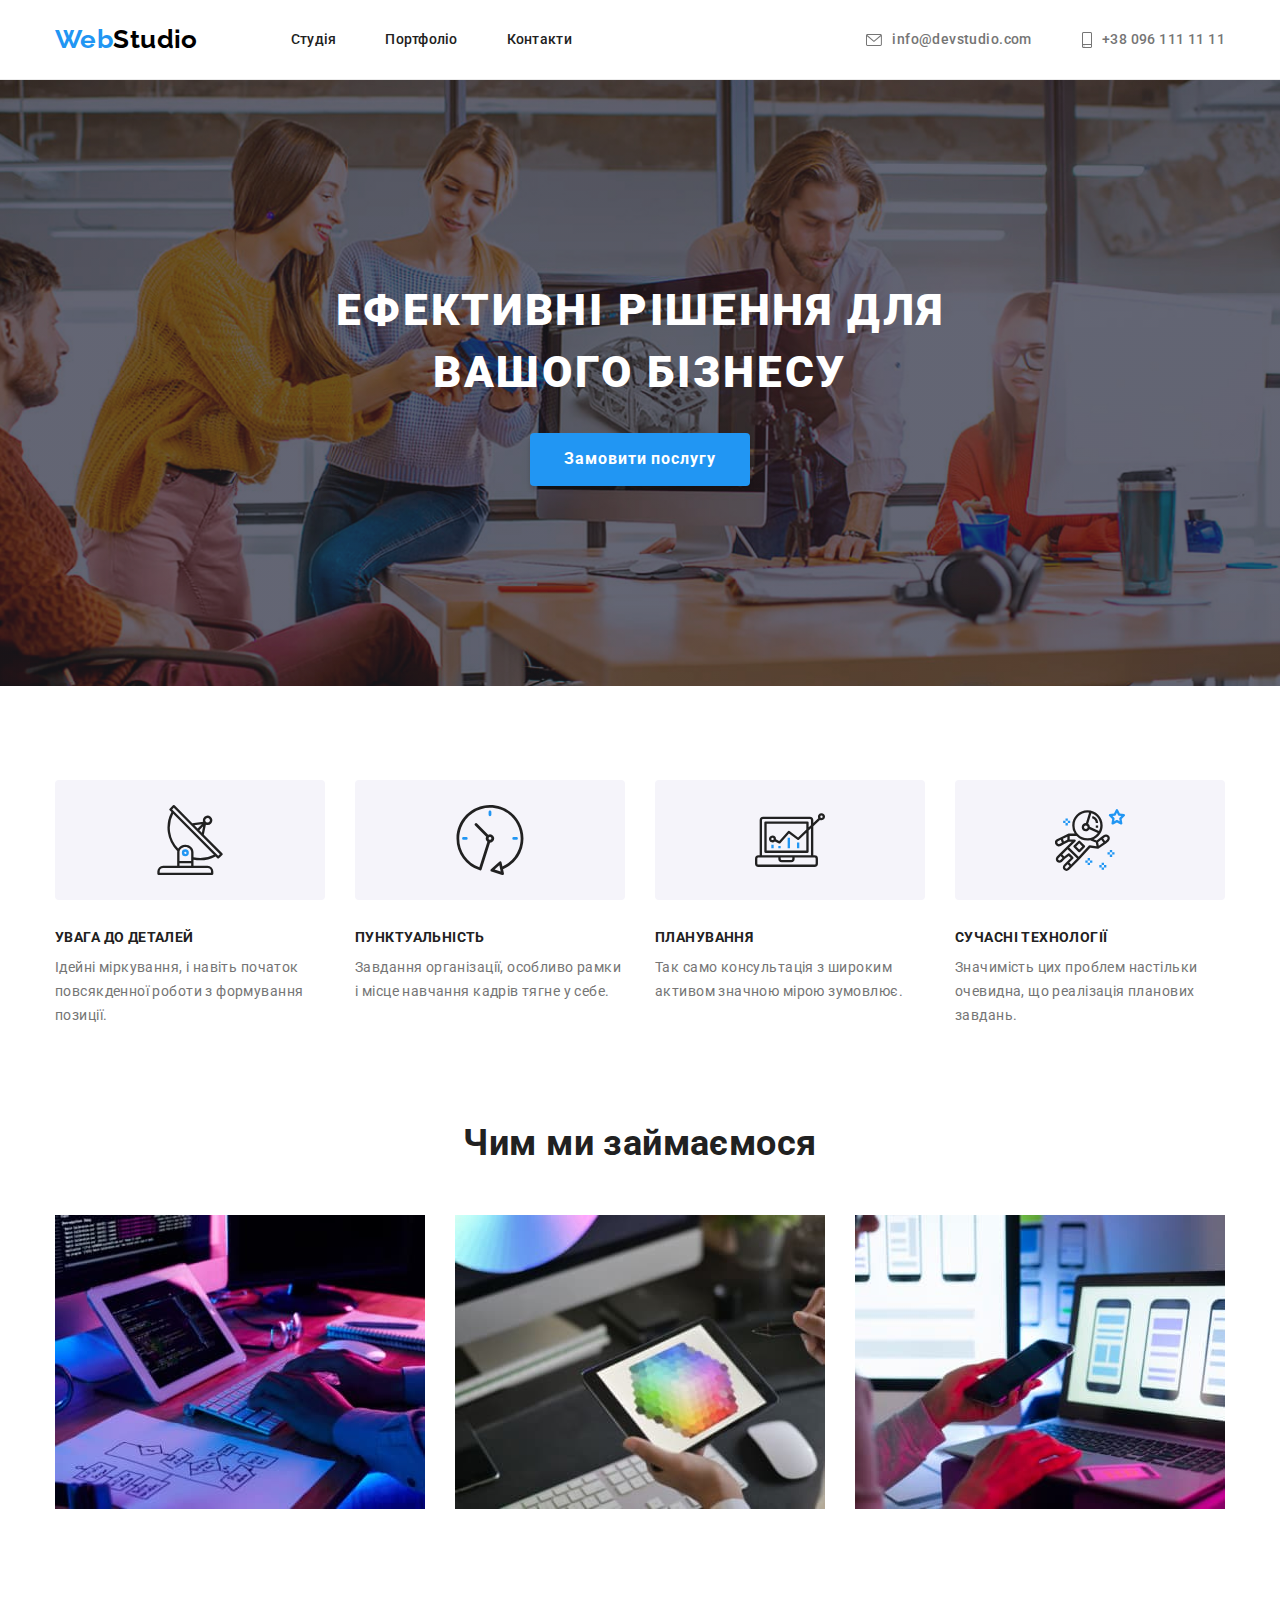
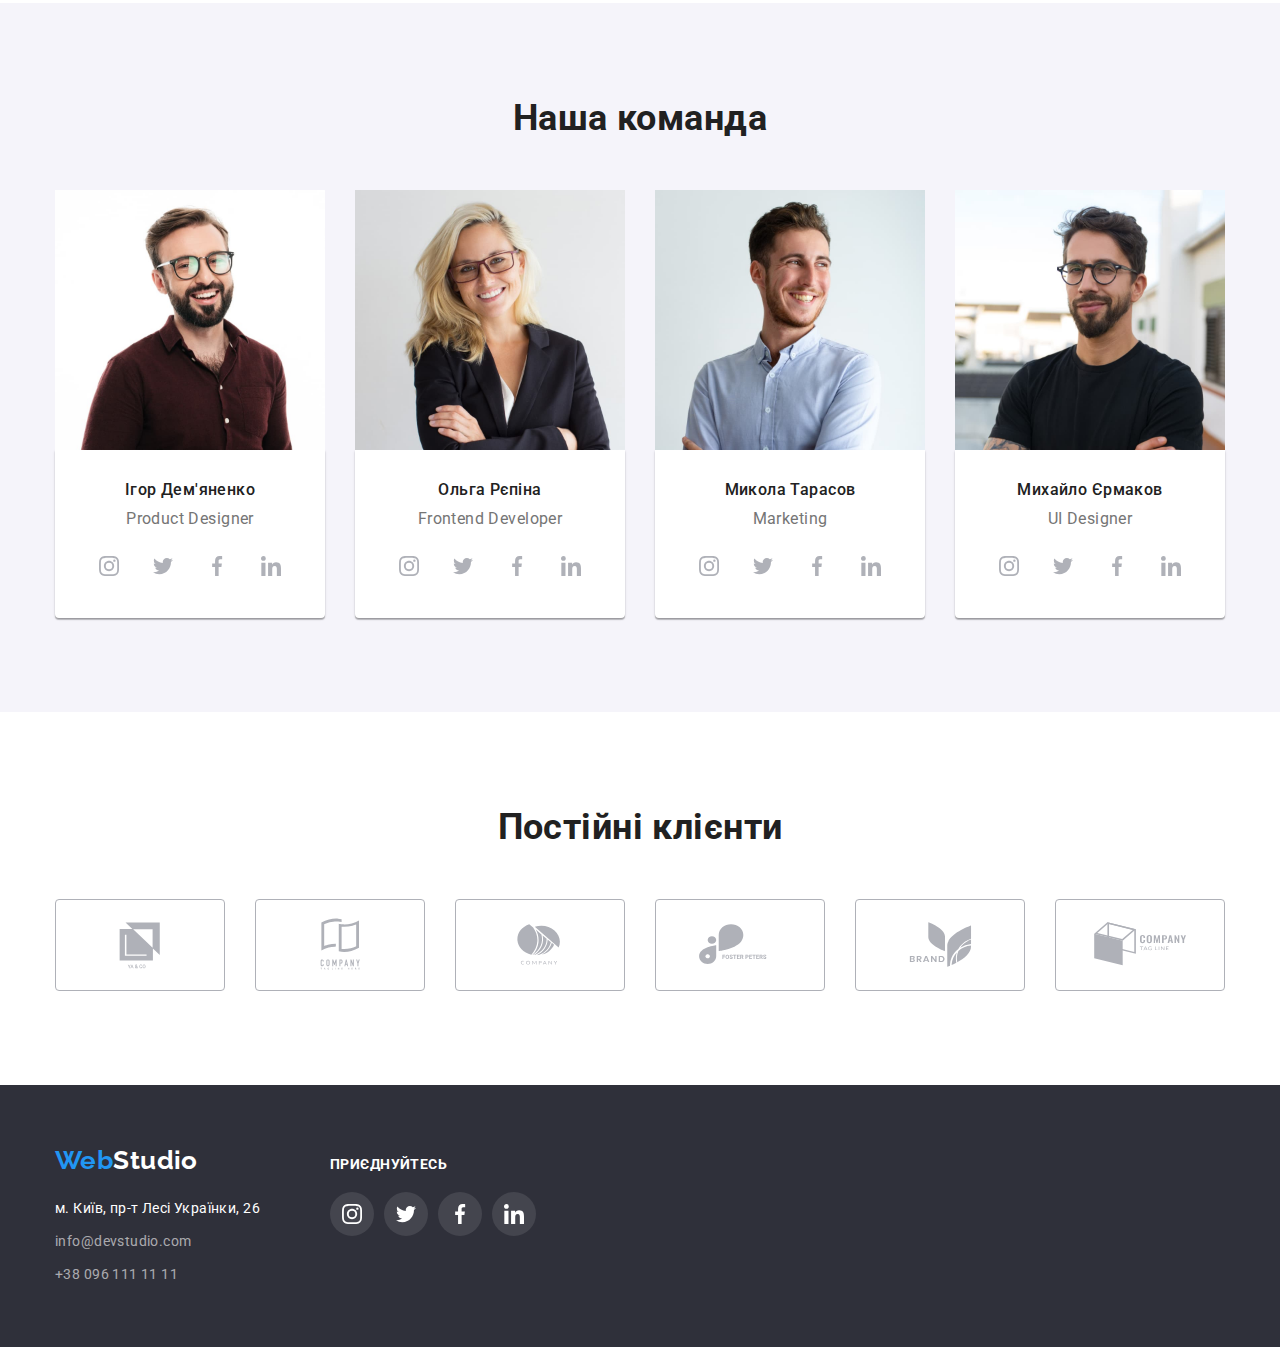
<file: index.html>
<!DOCTYPE html>
<html lang="uk">
<head>
    <meta charset="UTF-8">
    <meta http-equiv="X-UA-Compatible" content="IE=edge">
    <meta name="viewport" content="width=device-width, initial-scale=1.0">
    <title>WebStudio</title>
    <link rel="stylesheet" href="https://cdnjs.cloudflare.com/ajax/libs/modern-normalize/1.1.0/modern-normalize.min.css"/>
    <link href="css/styles.css" rel="stylesheet">
    <link rel="preconnect" href="https://fonts.googleapis.com">
<link rel="preconnect" href="https://fonts.gstatic.com" crossorigin>
<link href="https://fonts.googleapis.com/css2?family=Montserrat:wght@400;700&family=Raleway:wght@700&family=Roboto:wght@400;500;700;900&display=swap" rel="stylesheet">
</head>
<body>
    <header>
        <div class="container main-nav">
     <nav class="page-navigation">
        <a href="./index.html" class="logo">Web<span class="studio">Studio</span></a> 
        <ul class="navigation">
            <li><a href="index.html">Студія</a></li>
            <li><a href="portfolio.html">Портфоліо</a></li>
            <li><a href="">Контакти</a></li>
        </ul>
     </nav>
     <ul class="contacts">
        <li>   
        <a class="contacts-mail" href="mailto:info@devstudio.com"><svg class="contacts-mail-icon" width="16" height="12">
            <use href="./images/symbol-defs.svg#icon-envelope"></use>
        </svg>info@devstudio.com
    </a>
        </li>
        <li>
            <a class="contacts-tel" href="tel:+380961111111"><svg class="contacts-tel-icon" width="10px" height="16px">
                <use href="./images/symbol-defs.svg#icon-smartphone"></use>
            </svg>+38 096 111 11 11
        </a>
    </li>
     </ul>
    </div>
    </header>

    <main>
       
        <section class="promo">
            <div class="promo-box container">
        <h1 class="promo-hero">Ефективні рішення для вашого бізнесу</h1>
        <button type="button" class="promo-button">Замовити послугу</button>
    </div>
</section>
   

<!-- Benefits -->
        <section class="benefits">
            <div class="container">
           <h2 class="visually-hidden">Наші переваги</h2>
           <ul class="benefits-list">
            <li>
                <div class="benefits-list-box">
                <svg class="benefits-list-icon" width="70" height="70">
                <use href="/images/symbol-defs.svg#icon-antenna-1"></use>
                </svg>
            </div>
                <h3 class="benefits-list-item">УВАГА ДО ДЕТАЛЕЙ</h3>
                <p>Ідейні міркування, і навіть початок повсякденної роботи з формування позиції.</p>
            </li>
            <li>
                <div class="benefits-list-box">
                <svg class="benefits-list-icon" width="70" height="70">
                    <use href="./images/symbol-defs.svg#icon-clock-1"></use>
                </svg>
            </div>
                <h3 class="benefits-list-item">ПУНКТУАЛЬНІСТЬ</h3>
                <p>Завдання організації, особливо рамки і місце навчання кадрів тягне у себе.</p>
            </li>
            <li>
            <div class="benefits-list-box">
                <svg class="benefits-list-icon" width="70" height="70">
                <use href="./images/symbol-defs.svg#icon-diagram-1"></use>
            </svg>
        </div>
            <h3 class="benefits-list-item">ПЛАНУВАННЯ</h3>
                <p>Так само консультація з широким активом значною мірою зумовлює.</p>
            </li>
            <li>
            <div class="benefits-list-box">
                <svg class="benefits-list-icon" width="70" height="70">
                <use href="./images/symbol-defs.svg#icon-astronaut-1"></use>
            </svg>
        </div>
            <h3 class="benefits-list-item">СУЧАСНІ ТЕХНОЛОГІЇ</h3>
                <p>Значимість цих проблем настільки очевидна, що реалізація планових завдань.</p>
            </li>
           </ul>
        </div>
        </section>

<!-- Our services -->
<section class="our-services">
    <div class="container">
    <h2 class="about-us">Чим ми займаємося</h2>
    <ul class="our-services-items">
        <li><img src="./images/service1.jpg" alt="Людина працює на планшеті" width="370"></li>
        <li><img src="./images/service2.jpg" alt="Дизайнер обирає колір на планшеті" width="370"></li>
        <li><img src="./images/service3.jpg" alt="Людина працює на комп'ютері" width="370"></li>
    </ul>
</div>
</section>

<!-- Our Team -->
<section class="team">
    <div class="container">
    <h2 class="about-us">Наша команда</h2>
    <ul class="team-members">
        <li>
            <img src="./images/photo1.jpg" alt="Ігор Дем'яненко" width="270">
            <div class="team-members-card">
                <h3>Ігор Дем'яненко</h3>
                <p>Product Designer</p>
            <ul class="social-list-list">
                    <li><a class="social-list-link" href="">
                        <svg class="social-icon">
                        <use href="./images/symbol-defs.svg#icon-instagram-2"></use>
                    </svg>
                </a>
            </li>
            <li>
                <a class="social-list-link" href="">
                    <svg class="social-icon">
                        <use href="./images/symbol-defs.svg#icon-twitter-1"></use>
                    </svg>
                </a>
                </li>
                <li><a class="social-list-link" href="">
                    <svg class="social-icon">
                        <use href="./images/symbol-defs.svg#icon-facebook-1"></use>
                    </svg>
                </a>
            </li>
        <li>
        <a class="social-list-link" href="">
                    <svg class="social-icon">
                        <use href="./images/symbol-defs.svg#icon-linkedin-1"></use>
                    </svg>
                </a>
            </li>
            </ul>
        </div>

        </li>
        <li>
            <img src="./images/photo2.jpg" alt="Ольга Рєпіна" width="270">
            <div class="team-members-card">
                <h3>Ольга Рєпіна</h3>
                <p>Frontend Developer</p>
                <ul class="social-list-list">
                    <li><a class="social-list-link" href="">
                        <svg class="social-icon">
                        <use href="./images/symbol-defs.svg#icon-instagram-2"></use>
                    </svg>
                </a>
            </li>
            <li>
                <a class="social-list-link" href="">
                    <svg class="social-icon">
                        <use href="./images/symbol-defs.svg#icon-twitter-1"></use>
                    </svg>
                </a>
                </li>
                <li><a class="social-list-link" href="">
                    <svg class="social-icon">
                        <use href="./images/symbol-defs.svg#icon-facebook-1"></use>
                    </svg>
                </a>
            </li>
        <li>
        <a class="social-list-link" href="">
                    <svg class="social-icon">
                        <use href="./images/symbol-defs.svg#icon-linkedin-1"></use>
                    </svg>
                </a>
            </li>
            </ul>
            </div>
        </li>
        <li>
            <img src="./images/photo3.jpg" alt="Микола Тарасов" width="270">
            <div class="team-members-card">
                <h3>Микола Тарасов</h3>
                <p>Marketing</p>
                <ul class="social-list-list">
                    <li><a class="social-list-link" href="">
                        <svg class="social-icon">
                        <use href="./images/symbol-defs.svg#icon-instagram-2"></use>
                    </svg>
                </a>
            </li>
            <li>
                <a class="social-list-link" href="">
                    <svg class="social-icon">
                        <use href="./images/symbol-defs.svg#icon-twitter-1"></use>
                    </svg>
                </a>
                </li>
                <li><a class="social-list-link" href="">
                    <svg class="social-icon">
                        <use href="./images/symbol-defs.svg#icon-facebook-1"></use>
                    </svg>
                </a>
            </li>
        <li>
        <a class="social-list-link" href="">
                    <svg class="social-icon">
                        <use href="./images/symbol-defs.svg#icon-linkedin-1"></use>
                    </svg>
                </a>
            </li>
            </ul>
            </div>
        </li>
        <li>
            <img src="./images/photo4.jpg" alt="Михайло Єрмаков" width="270">
            <div class="team-members-card">
                <h3>Михайло Єрмаков</h3>
                <p>UI Designer</p>
                <ul class="social-list-list">
                    <li><a class="social-list-link" href="">
                        <svg class="social-icon">
                        <use href="./images/symbol-defs.svg#icon-instagram-2"></use>
                    </svg>
                </a>
            </li>
            <li>
                <a class="social-list-link" href="">
                    <svg class="social-icon">
                        <use href="./images/symbol-defs.svg#icon-twitter-1"></use>
                    </svg>
                </a>
                </li>
                <li><a class="social-list-link" href="">
                    <svg class="social-icon">
                        <use href="./images/symbol-defs.svg#icon-facebook-1"></use>
                    </svg>
                </a>
            </li>
        <li>
        <a class="social-list-link" href="">
                    <svg class="social-icon">
                        <use href="./images/symbol-defs.svg#icon-linkedin-1"></use>
                    </svg>
                </a>
            </li>
            </ul>
            </div>
        </li>
    </ul>
</div>
</section>

<section class="clients">
    <div class="container">
    <h2 class="about-us">Постійні клієнти</h2>
    <ul class="clients-list">
        <li>
            <a class="clients-list-item"  href="">
                <svg>
                    <use href="./images/symbol-defs.svg#icon-Client-1"></use>
                </svg>
            </a>
        </li>
        <li>
            <a class="clients-list-item"  href="">
                <svg class="clients-icon">
                    <use href="./images/symbol-defs.svg#icon-Client-2"></use>
                </svg>
            </a>
        </li>
        <li>
            <a class="clients-list-item"  href="">
                <svg class="clients-icon">
                    <use href="./images/symbol-defs.svg#icon-Client-3"></use>
                </svg>
            </a>
        </li>
        <li>
            <a class="clients-list-item" href="">
                <svg class="clients-icon">
                    <use href="./images/symbol-defs.svg#icon-Client-4" ></use>
                </svg>
            </a>
        </li>
        <li>
            <a  class="clients-list-item" href="">
                <svg class="clients-icon">
                    <use href="./images/symbol-defs.svg#icon-Client-5"></use>
                </svg>
            </a>
        </li>
        <li>
            <a class="clients-list-item" href="">
                <svg class="clients-icon">
                    <use href="./images/symbol-defs.svg#icon-Client-6" ></use>
                </svg>
            </a>
        </li>
    </ul>

    </div>
</section>

    </main>

    <footer>
        <div class="container">
           
        <div class="footer-flex-box">
        <div class="company-contacts">
        <div class="webstudio">
            <a href="./index.html" class="logo">Web<span class="studio-footer">Studio</span></a>
        </div>
    <address class="company">
            <ul>
                <li class="company-address"> 
                    <a class="company-adress-link" href="https://goo.gl/maps/hF3HtbXcXMcLdm8i8">м. Київ, пр-т Лесі Українки, 26
                    </a>
                </li>
                <li class="company-mail"><a href="mailto:info@devstudio.com">info@devstudio.com</a></li>
                <li class="company-tel"><a href="tel:+380961111111">+38 096 111 11 11</a></li>
             </ul>
        </address>
    </div>
             <div class="subscribe-us">
                <p class="subscribe-us-call">Приєднуйтесь</p>
            <ul class="social-links-list-footer">
                <li><a class="social-link-item-footer" href="">
                    <svg class="social-icon">
                    <use href="./images/symbol-defs.svg#icon-instagram-2"></use>
                </svg>
            </a>
        </li>
        <li>
            <a class="social-link-item-footer" href="">
                <svg class="social-icon">
                    <use href="./images/symbol-defs.svg#icon-twitter-1"></use>
                </svg>
            </a>
            </li>
            <li><a class="social-link-item-footer" href="">
                <svg class="social-icon">
                    <use href="./images/symbol-defs.svg#icon-facebook-1"></use>
                </svg>
            </a>
        </li>
    <li>
    <a class="social-link-item-footer" href="">
                <svg class="social-icon">
                    <use href="./images/symbol-defs.svg#icon-linkedin-1"></use>
                </svg>
            </a>
        </li>
        </ul>
        </div>
    </div>
    </div>

    </footer>
    
</body>
</html>
</file>
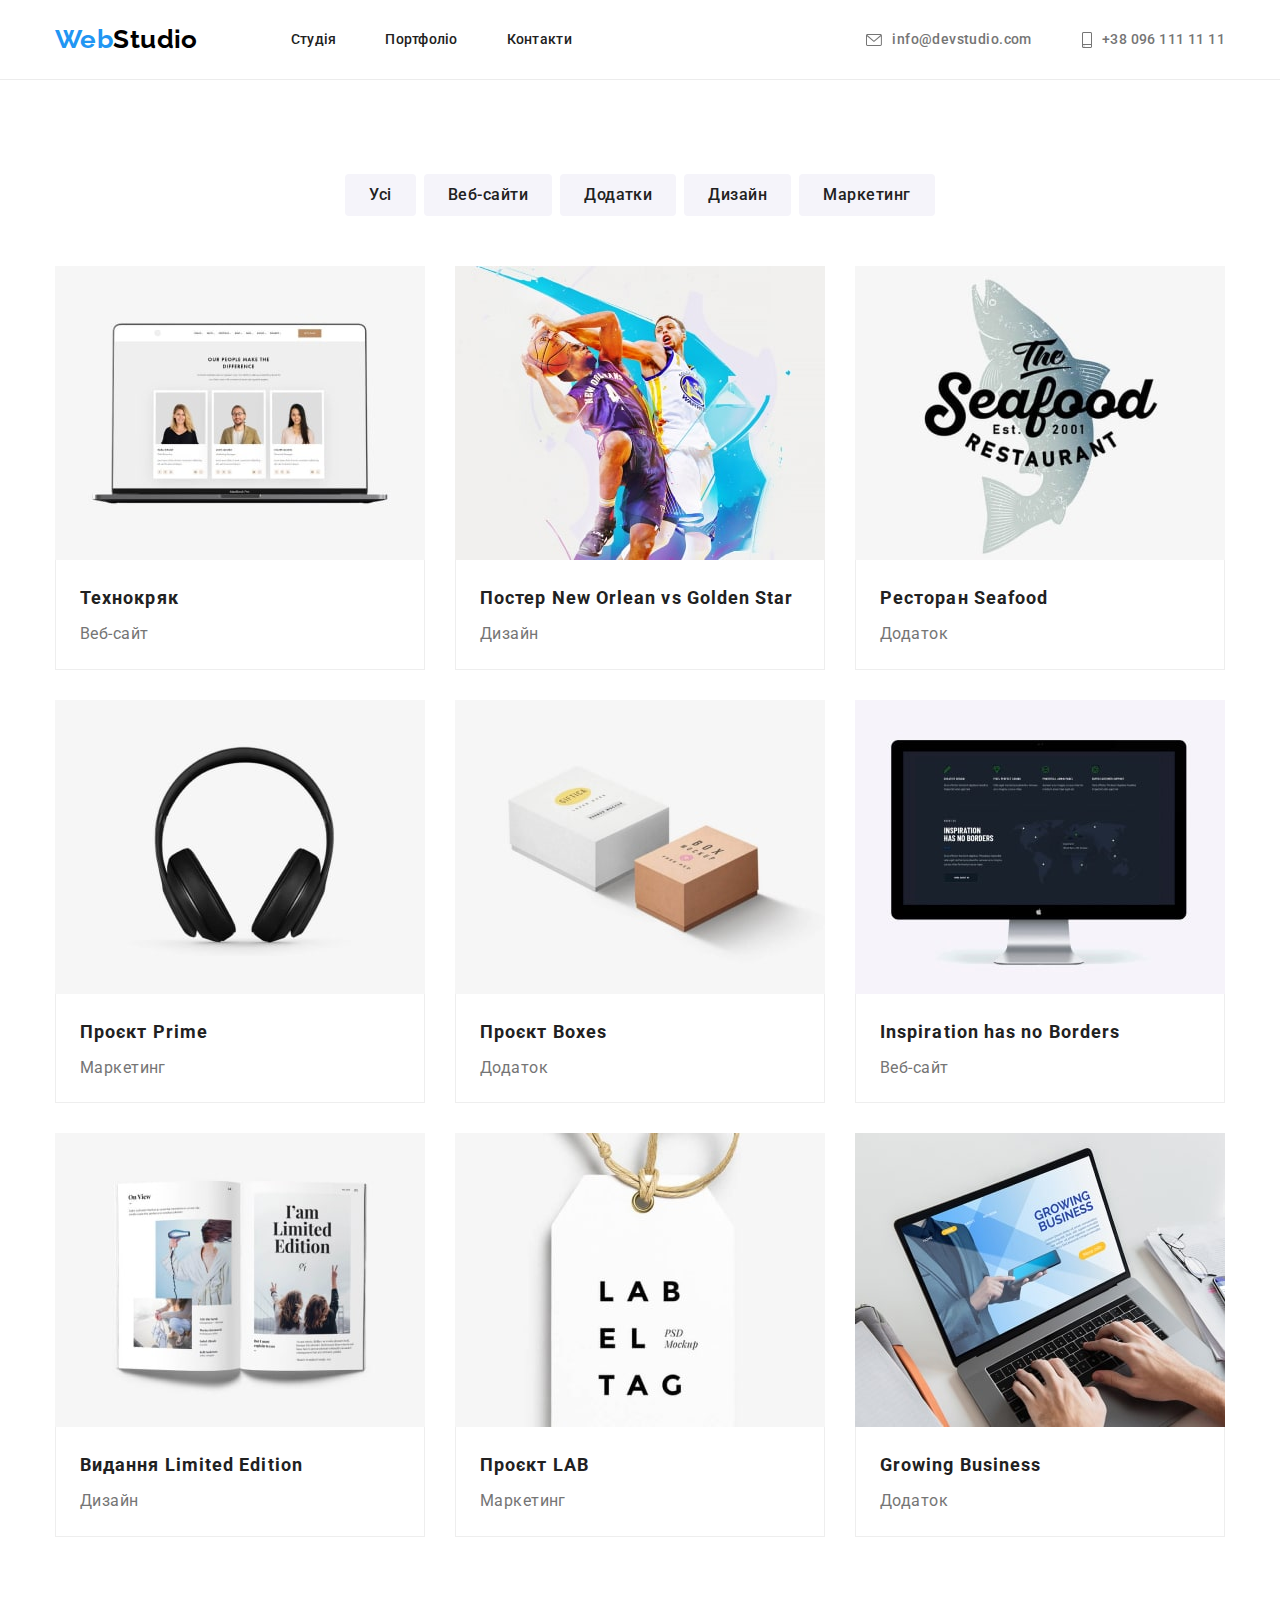
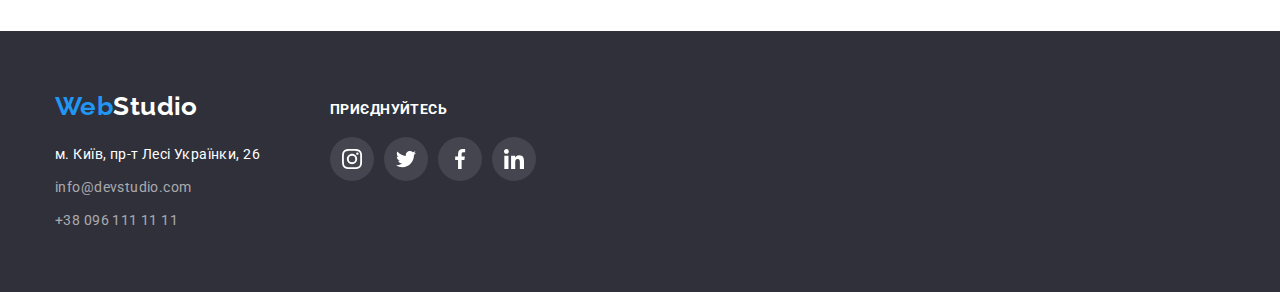
<file: portfolio.html>
<!DOCTYPE html>
<html lang="uk">
<head>
    <meta charset="UTF-8">
    <meta http-equiv="X-UA-Compatible" content="IE=edge">
    <meta name="viewport" content="width=device-width, initial-scale=1.0">
    <title>WebStudio</title>
    <link rel="stylesheet" href="https://cdnjs.cloudflare.com/ajax/libs/modern-normalize/1.1.0/modern-normalize.min.css"/>
    <link href="css/styles.css" rel="stylesheet">
    <link rel="preconnect" href="https://fonts.googleapis.com">
<link rel="preconnect" href="https://fonts.gstatic.com" crossorigin>
<link href="https://fonts.googleapis.com/css2?family=Montserrat:wght@400;700&family=Raleway:wght@700&family=Roboto:wght@400;500;700;900&display=swap" rel="stylesheet">
</head>
<body>
    <header>
        <div class="container main-nav">
     <nav class="page-navigation">
        <a href="./index.html" class="logo">Web<span class="studio">Studio</span></a> 
        <ul class="navigation">
            <li><a href="index.html">Студія</a></li>
            <li><a href="portfolio.html">Портфоліо</a></li>
            <li><a href="">Контакти</a></li>
        </ul>
     </nav>
     <ul class="contacts">
        <li>   
        <a class="contacts-mail" href="mailto:info@devstudio.com"><svg class="contacts-mail-icon" width="16" height="12">
            <use href="./images/symbol-defs.svg#icon-envelope"></use>
        </svg>info@devstudio.com
    </a>
        </li>
        <li>
            <a class="contacts-tel" href="tel:+380961111111"><svg class="contacts-tel-icon" width="10px" height="16px">
                <use href="./images/symbol-defs.svg#icon-smartphone"></use>
            </svg>+38 096 111 11 11
        </a>
    </li>
     </ul>
    </div>
    </header>

    <main>
        <section class="projects">
            <div class="container">
        <ul class="projects-navigation">
            <li><button type="button">Усі</button></li>
            <li><button type="button">Веб-сайти</button></li>
            <li><button type="button">Додатки</button></li>
            <li><button type="button">Дизайн</button></li>
            <li><button type="button">Маркетинг</button></li>
        </ul>
        <h1 class="visually-hidden">Projects</h1>
    <ul class="projects-list">
        <li class="projects-list-item">
            <a class="projects-list-item-link"  href=""><img src="images/portfolio/project1.jpg" alt="Фото людей на веб-сайті" width="370">
        <div class="project-list-card">
        <h2>Технокряк</h2>
        <p>Веб-сайт</p>
    </div>
</a>
        </li>
        <li class="projects-list-item">
            <a class="projects-list-item-link" href=""><img src="images/portfolio/project2.jpg" alt="Два баскетболіста" width="370">
            <div class="project-list-card">
<h2>Постер New Orlean vs Golden Star</h2>
            <p>Дизайн</p>
        </div>
    </a>
        </li>
        <li class="projects-list-item">
            <a class="projects-list-item-link" href=""><img src="images/portfolio/project3.jpg" alt="Лого додатку рибного ресторану" width="370">
            <div class="project-list-card">
            <h2>Ресторан Seafood</h2>
            <p>Додаток</p>
        </div>
    </a>
        </li>
        <li class="projects-list-item">
            <a class="projects-list-item-link" href=""><img src="images/portfolio/project4.jpg" alt="Навушники" width="370">
            <div class="project-list-card">
            <h2>Проєкт Prime</h2>
            <p>Маркетинг</p>
        </div>
    </a>
        </li>
        <li class="projects-list-item">
            <a class="projects-list-item-link" href=""><img src="images/portfolio/project5.jpg" alt="Дві коробки" width="370">
            <div class="project-list-card">
            <h2>Проєкт Boxes</h2>
            <p>Додаток</p>
        </div>
    </a>
        </li>
        <li class="projects-list-item">
            <a class="projects-list-item-link" href=""><img src="images/portfolio/project6.jpg" alt="Сайт компанії" width="370">
            <div class="project-list-card">
             <h2>Inspiration has no Borders</h2>
            <p>Веб-сайт</p>
        </div>
    </a>
        </li>
        <li class="projects-list-item">
            <a class="projects-list-item-link" href=""><img src="images/portfolio/project7.jpg" alt="Стаття з журналу з фото" width="370">
            <div class="project-list-card">
                <h2>Видання Limited Edition</h2>
            <p>Дизайн</p>
        </div>
    </a>
        </li>
        <li class="projects-list-item">
            <a class="projects-list-item-link" href=""><img src="images/portfolio/project8.jpg" alt="Ярлик одягу" width="370">
            <div class="project-list-card">
              <h2>Проєкт LAB</h2>
            <p>Маркетинг</p>
        </div>
    </a>
        </li>
        <li class="projects-list-item">
            <a class="projects-list-item-link" href=""><img src="images/portfolio/project9.jpg" alt="Людина працює за комп'ютером" width="370">
            <div class="project-list-card">
                <h2>Growing Business</h2>
            <p>Додаток</p>
        </div>
    </a>
        </li>
    </ul>
</div>
    </section>
    </main>
    
    <footer>
        <div class="container">
           
        <div class="footer-flex-box">
        <div class="company-contacts">
        <div class="webstudio">
            <a href="./index.html" class="logo">Web<span class="studio-footer">Studio</span></a>
        </div>
    <address class="company">
            <ul>
                <li class="company-address"> 
                    <a class="company-adress-link" href="https://goo.gl/maps/hF3HtbXcXMcLdm8i8">м. Київ, пр-т Лесі Українки, 26
                    </a>
                </li>
                <li class="company-mail"><a href="mailto:info@devstudio.com">info@devstudio.com</a></li>
                <li class="company-tel"><a href="tel:+380961111111">+38 096 111 11 11</a></li>
             </ul>
        </address>
    </div>
             <div class="subscribe-us">
                <p class="subscribe-us-call">Приєднуйтесь</p>
            <ul class="social-links-list-footer">
                <li><a class="social-link-item-footer" href="">
                    <svg class="social-icon">
                    <use href="./images/symbol-defs.svg#icon-instagram-2"></use>
                </svg>
            </a>
        </li>
        <li>
            <a class="social-link-item-footer" href="">
                <svg class="social-icon">
                    <use href="./images/symbol-defs.svg#icon-twitter-1"></use>
                </svg>
            </a>
            </li>
            <li><a class="social-link-item-footer" href="">
                <svg class="social-icon">
                    <use href="./images/symbol-defs.svg#icon-facebook-1"></use>
                </svg>
            </a>
        </li>
    <li>
    <a class="social-link-item-footer" href="">
                <svg class="social-icon">
                    <use href="./images/symbol-defs.svg#icon-linkedin-1"></use>
                </svg>
            </a>
        </li>
        </ul>
        </div>
    </div>
    </div>

    </footer>
    
</body>
</html>
</file>
<file: css/styles.css>
:root{
    --main-color:#fff;
    --secondary-color:#F5F4FA;
    --accent-color:#2196F3;
    --main-text-color:#757575;
    --secondary-text-color: #212121;
    --footer-color:#2f303a;
    --logo-main:#2196F3;
    --logo-black:#000000;
    --logo-white:#fff;
    

}

h1,
h2,
h3,
h4,
p {
  margin-top: 0;
  margin-bottom: 0;
}

ul
{
  margin-top: 0;
  margin-bottom: 0;
  padding-left: 0;
}

button {
  cursor: pointer;
}

img {
  display: block;
  max-width:100%;
  height:auto;
}

header{
    border-bottom:1px solid #ECECEC;
    padding-top:24px;
    padding-bottom:24px;
    
}

.container
    {
        width: 1200px;
        margin-left: auto;
        margin-right:auto;
        padding-left:15px;
        padding-right:15px;
      }

.main-nav{
    display: flex;
    align-items: center;
    justify-content: space-between;
}

.page-navigation{
    display: flex;
    align-items: center;
    gap: 93px;
    
}
.navigation{
    display: flex;
    width: 281px;
    justify-content: space-between;
   }


body{
    font-family: 'Roboto', sans-serif;
    color:var(--main-text-color);
    background: var(--main-color);
    font-size: 14px;
    line-height:1.7;
    letter-spacing: 0.03em;
}

/* Header */
     
.logo{
    font-family: 'Raleway';
    font-weight: 700;
    font-size: 26px;
    line-height: 1.2;
    color: var(--logo-main);
    text-decoration: none;
    
}

.studio{
    color:var(--logo-black);
}
.studio-footer{
    color: var(--logo-white); 
}

.navigation a{
    font-weight: 500;
    font-size: 14px;
    line-height: 1.14;
    letter-spacing: 0.02em;
    color: var(--secondary-text-color);   
    text-decoration: none;
}

.navigation a:hover,
.navigation a:focus{
    color:  var(--accent-color);
}

.contacts{
    display:flex;
    gap:50px;
    align-items: center;
    
    
}
.contacts-mail,
.contacts-tel
{
    display:flex;
    color:inherit;
    text-decoration: none;
    font-weight: 500;
    align-items: center;
 }
 

 .contacts-mail-icon{
  display:flex;
  align-items: center;
  margin-right:10px;
  fill: currentColor;
 }

  .contacts-tel-icon{
    display:flex;
    align-items: center;
    margin-right:10px;
    fill:currentColor;
}

 .contacts-mail:hover{
    color: var(--accent-color);
}

.contacts-tel:hover{
    color: var(--accent-color);
}

ul{
    list-style-type:none;
}


/* Promo section */

.promo{
    background-image:linear-gradient(rgba(47,48,58,0.4),rgba(47,48,58,0.4)), url(../images/backimage.jpg);
    background-color: var(--footer-color);
    background-repeat: no-repeat;
    background-position: center;
    padding-top: 200px;
    padding-bottom:200px;
    background-size: cover;
    
    }

.promo-box{
    display: flex;
    align-items:center;
    flex-direction:column;
    
}

.promo-hero{
    font-weight: 900;
    font-size: 44px;
    line-height: 1.4;
    text-align: center;
    letter-spacing: 0.06em;
    text-transform: uppercase;
    color: var(--main-color);
    margin-bottom:30px;
    width:700px;
       
}

.promo-button{
    margin: auto;
    display: flex;
    align-items: center;
    padding: 10px 32px;
    font-family:inherit;
    font-weight: 700;
    font-size: 16px;
    line-height: 1.8;
    letter-spacing: 0.06em;
    text-align: center;
    color: var(--main-color);
    box-shadow: 0px 4px 4px rgba(0, 0, 0, 0.15);
    background: var(--accent-color);
    cursor:pointer;
    border-radius: 4px;
    border-color:transparent;
    }



.about-us{
font-size: 36px;
line-height:1.2;
text-align: center;
color: var(--secondary-text-color);
margin-bottom:50px;
}

/* Benefits */

.benefits{
    padding-bottom: 94px;
    padding-top: 94px;
}

.benefits-list{
    display: flex;
    gap: 30px;
}

.benefits-list-box{
    box-sizing: border-box;
    Width:270px;
    Height:120px;
    background-color:#F5F4FA;
border-radius: 4px; 
display:flex;
justify-content:center;
align-items:center;
margin-bottom:30px;

}

.visually-hidden {
    position: absolute;
      white-space: nowrap;
      width: 1px;
      height: 1px;
      overflow: hidden;
      border: 0;
      padding: 0;
      clip: rect(0 0 0 0);
      clip-path: inset(50%);
      margin: -1px;
  }

.benefits-list-item{
    font-size: 14px;
    line-height: 1.14;
    text-transform: uppercase;
    color: var(--secondary-text-color);
    margin-bottom:10px;
}

/* Our services */

.our-services{
    padding-bottom:94px;
}
.our-services-items{
    display: flex;
    gap:30px;
    flex-wrap: wrap; 

}

/* Team */

.team{
  background:var(--secondary-color);
  line-height: 1.2;
  padding-top:94px;
  padding-bottom:94px;
}

.team-members{
    display: flex;
    gap:30px;
    flex-wrap: wrap;

}

.team-members h3{
    font-weight: 500;
    font-size: 16px;
    color:var(--secondary-text-color);
    text-align: center;
    margin-bottom:10px;
}

.team-members-card{
    padding-top:30px;
    padding-bottom:30px;
    background: #FFFFFF;
box-shadow: 0px 1px 3px rgba(0, 0, 0, 0.12), 0px 1px 1px rgba(0, 0, 0, 0.14), 0px 2px 1px rgba(0, 0, 0, 0.2);
border-radius: 0px 0px 4px 4px;
}

.team p{
    font-size: 16px;
    text-align: center;
    margin-bottom:16px;
}

.social-list-list{ 
display:flex;
justify-content:center;
align-items:center;
gap: 10px;
}

.social-list-link{
    display:flex;
    justify-content:center;
    align-items:center;
    width:40px;
    height:40px;
    fill:currentColor;
    width: 44px;
    height: 44px;
    border-radius:50%;
    fill:currentColor;
    color:#AFB1B8;
}

.social-list-link:hover{
    color:var(--main-color);
    background-color:var(--accent-color);
}

.social-icon{
    width:20px;
    height:20px;
}

/* Clients */
.clients{
    padding-bottom: 94px;
    padding-top: 94px;}

.clients-list{
    display: flex;
    gap: 30px;
    
}

.clients-list-item{
    display:flex;
    border: 1px solid #AFB1B8;
    border-radius: 4px;
    width: 170px;
    height: 92px;
    fill:currentColor;
    color:#AFB1B8;
}


    
    

.clients-list-item:hover{
color:var(--accent-color);
border-color: var(--accent-color);
}

/* Footer */

footer{
    background:var(--footer-color);
    padding-top:60px;
    padding-bottom:60px;
}

.company-contacts{
   margin-right:70px; 
}
.company a{
    font-size: 14px;
    line-height: 1.7;
    color: rgba(255, 255, 255, 0.6);
    text-decoration:none;
    font-style: normal;
    
}
 .company li:not(:last-child)
 {
    margin-bottom:9px;
 }
.company-address a{
color: var(--main-color);
}

.company a:hover{
    color:  var(--accent-color);
}

.company a:focus{
    color:  var(--accent-color);
}

.webstudio{
    margin-bottom:20px;
   
}

.footer-flex-box{
    display: flex;
   
}
.subscribe-us{
    
}

.social-links-footer{
    display: flex;
}

    .subscribe-us-call{
    font-weight: 700;
    font-size: 14px;
    line-height: 16px;
    letter-spacing: 0.03em;
    color:var(--logo-white);
    text-transform: uppercase;
    padding-top:5%;
    margin-bottom: 20px;
    }

.social-links-list-footer{
    display:flex;
    gap: 10px;
    
}

.social-link-item-footer{
    display: flex;
    justify-content:center;
    align-items:center;
    width:40px;
    height:40px;
    width: 44px;
    height: 44px;
    border-radius:50%;
    fill:currentColor;
    color:var(--main-color);
    background-color:rgba(255, 255, 255, 0.1);
}

.social-link-item-footer:hover{
    background-color:var(--accent-color);
}

   
/* Portfolio nav*/
.projects{
    padding-top: 94px;
    padding-bottom: 94px;
}
.projects-navigation{
    display: flex;
    justify-content: center;
    gap:8px;
    margin-bottom:50px;
}

.projects-navigation button{
    font-family:inherit;
    font-weight: 500;
    font-size: 16px;
    line-height: 1.6;    
    text-align: center;
    letter-spacing: 0.03em;
    color: var(--secondary-text-color);
    background-color: var(--secondary-color);
    cursor:pointer;
    padding: 6px 22px;
    border-radius: 4px;
    border-color:transparent;

}

.projects-navigation button:hover,
.projects-navigation button:focus{
        background-color: var(--accent-color);
        color:var(--main-color);
        box-shadow: 0px 3px 1px rgba(0, 0, 0, 0.1), 0px 1px 2px rgba(0, 0, 0, 0.08), 0px 2px 2px rgba(0, 0, 0, 0.12);
}

.projects-list{
    display: flex;
    flex-wrap: wrap;
    gap:30px;
}
.project-list-card{
    border-bottom:1px solid #EEEEEE;
    border-left:1px solid #EEEEEE;
    border-right:1px solid #EEEEEE;
    padding:20px 24px;
    
}

.projects-list-item-link:hover{
box-shadow: 0px 1px 1px rgba(0, 0, 0, 0.12), 0px 4px 4px rgba(0, 0, 0, 0.06), 1px 4px 6px rgba(0, 0, 0, 0.16);
}

.projects-list h2{
    font-size: 18px;
    line-height:2;
    letter-spacing: 0.06em;
    color: var(--secondary-text-color);
    margin-bottom:4px;
    
}

.projects-list p{
font-size: 16px;
line-height: 1.8;
color:#757575;

}

.projects-list-item-link{
text-decoration: none;
display: block;
}
</file>
